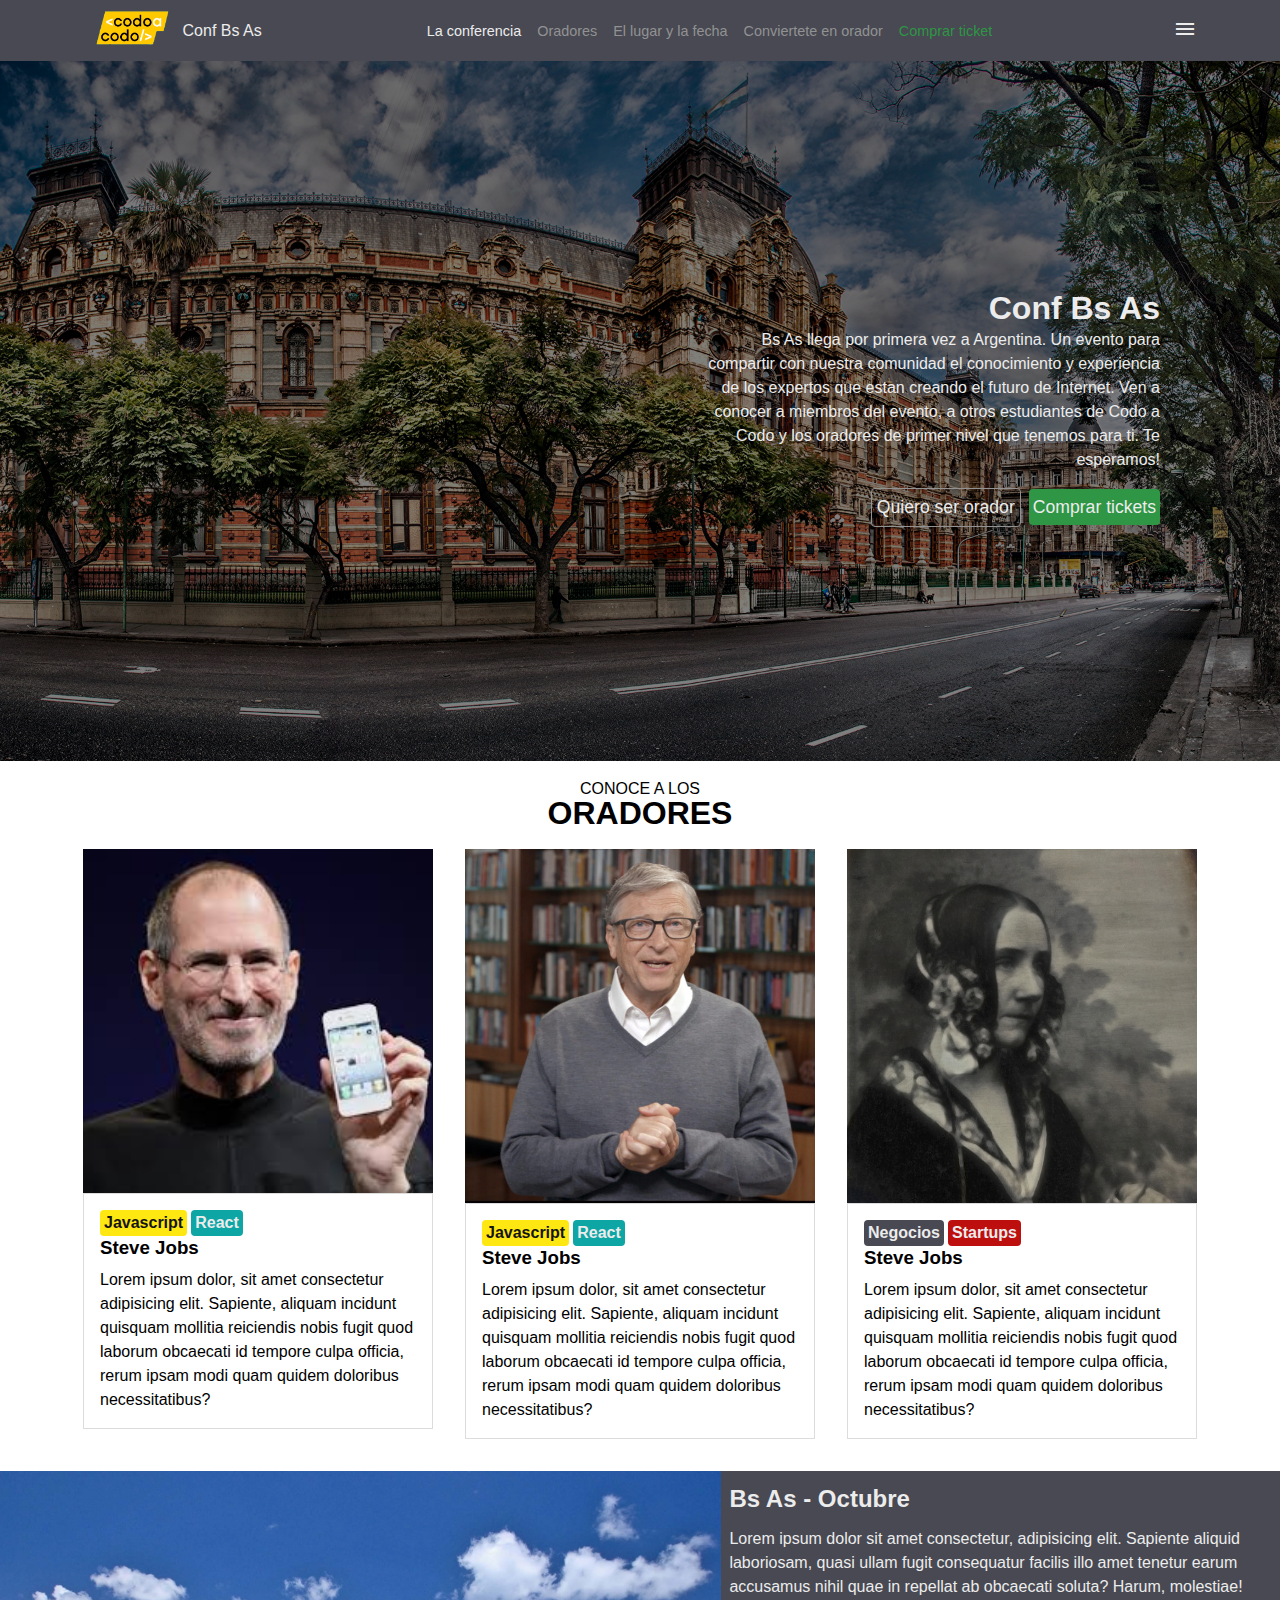
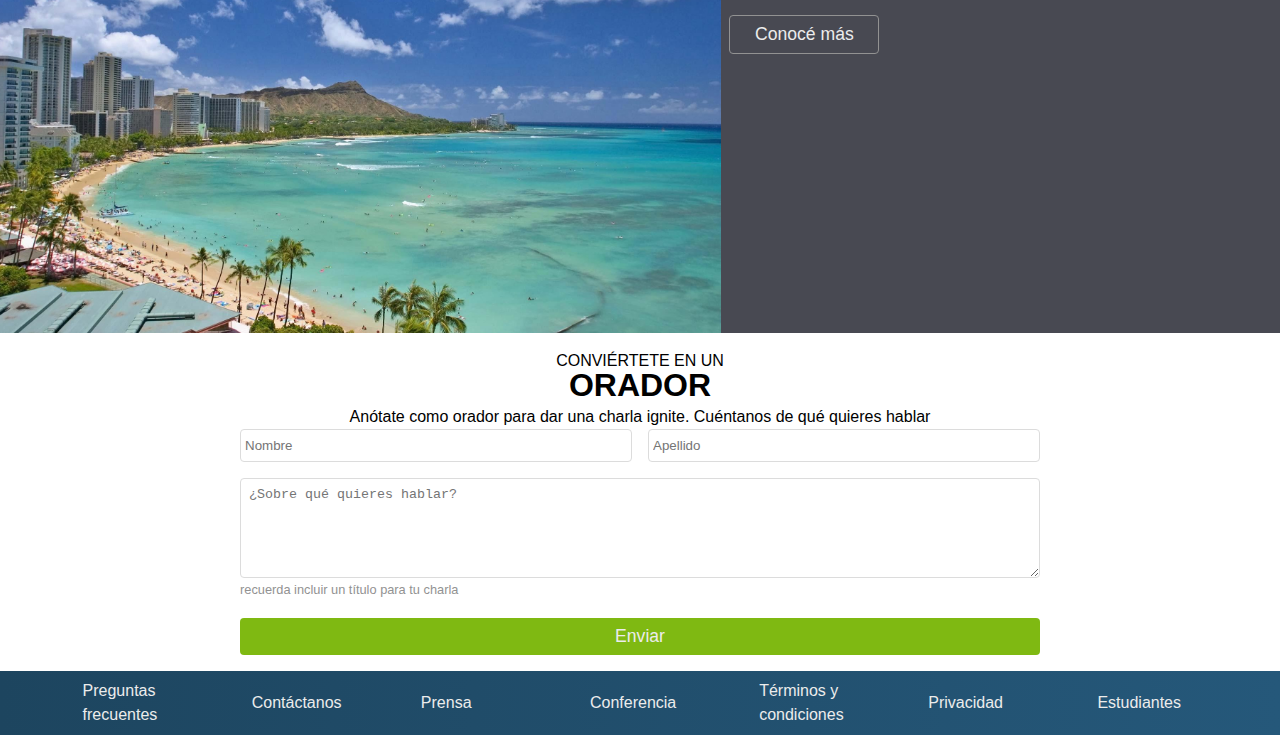
<file: index.html>
<!DOCTYPE html>
<html lang="en">
<head>
    <meta charset="UTF-8">
    <meta http-equiv="X-UA-Compatible" content="IE=edge">
    <meta name="viewport" content="width=device-width, initial-scale=1.0">
    <title>Oradores</title>
    <link rel="stylesheet" href="https://fonts.googleapis.com/css2?family=Material+Symbols+Outlined:opsz,wght,FILL,GRAD@20..48,100..700,0..1,-50..200" />
    <link rel="stylesheet" href="globals.css">
    <link rel="stylesheet" href="styles.css">
</head>
<body>
    <nav class="nav">
        <div class="logoTitle">
            <div class="logo">
                <img src="./assets/codoacodo.png" alt="logo"/>
            </div>
            <p class="title">Conf Bs As</p>
        </div>
        <div class="links">
            <a href="#banner" class="link active">La conferencia</a>
            <a href="#speakers" class="link">Oradores</a>
            <a href="#place" class="link">El lugar y la fecha</a>
            <a href="#become-speaker" class="link">Conviertete en orador</a>
            <a href="/comprar" class="link txt-green">Comprar ticket</a>
        </div>
        <button>
            <span class="material-symbols-outlined txt-white">
                menu
            </span>
        </button>
    </nav>
    <section class="banner" id="banner">
        <div class="bg">
            <img src="./assets/ba1.jpg"/>
        </div>
        <div class="content">
            <h1 class="txt-white">Conf Bs As</h1>
            <p class="txt-white">Bs As llega por primera vez a Argentina. Un evento para compartir con
                nuestra comunidad el conocimiento y experiencia de los expertos que
                estan creando el futuro de Internet. Ven a conocer a miembros del
                evento, a otros estudiantes de Codo a Codo y los oradores de primer
                nivel que tenemos para ti. Te esperamos!
            </p>
            <div class="btns">
                <button class="btn bordered">Quiero ser orador</button>
                <a href="/comprar" class="btn bg-green txt-white">Comprar tickets</a>
            </div>
        </div>
    </section>
    <section class="speakers" id="speakers">
        <div class="desc">
            <p>CONOCE A LOS </p>
            <h1>ORADORES</h1>
        </div>
        <div class="cards">
            <article class="speaker-card">

                <div class="speaker-img">
                    <img src="./assets/steve.jpg"/>
                </div>
                <section class="card-desc">
                    <div class="tags">
                        <span class="tag bg-yellow">Javascript</span>
                        <span class="tag bg-light-blue">React</span>
                    </div>
                    <h3>Steve Jobs</h3>
                    <p>Lorem ipsum dolor, sit amet consectetur adipisicing elit. Sapiente, aliquam incidunt quisquam mollitia reiciendis nobis fugit quod laborum obcaecati id tempore culpa officia, rerum ipsam modi quam quidem doloribus necessitatibus?</p>
                </section>

            </article>
            <article class="speaker-card">

                <div class="speaker-img">
                    <img src="./assets/bill.jpg"/>
                </div>
                <section class="card-desc">
                    <div class="tags">
                        <span class="tag bg-yellow">Javascript</span>
                        <span class="tag bg-light-blue">React</span>
                    </div>
                    <h3>Steve Jobs</h3>
                    <p>Lorem ipsum dolor, sit amet consectetur adipisicing elit. Sapiente, aliquam incidunt quisquam mollitia reiciendis nobis fugit quod laborum obcaecati id tempore culpa officia, rerum ipsam modi quam quidem doloribus necessitatibus?</p>
                </section>

            </article>
            <article class="speaker-card">

                <div class="speaker-img">
                    <img src="./assets/ada.jpeg"/>
                </div>
                <section class="card-desc">
                    <div class="tags">
                        <span class="tag bg-gray">Negocios</span>
                        <span class="tag bg-red">Startups</span>
                    </div>
                    <h3>Steve Jobs</h3>
                    <p>Lorem ipsum dolor, sit amet consectetur adipisicing elit. Sapiente, aliquam incidunt quisquam mollitia reiciendis nobis fugit quod laborum obcaecati id tempore culpa officia, rerum ipsam modi quam quidem doloribus necessitatibus?</p>
                </section>

            </article>
        </div>
    </section>
    <section class="place" id="place">
        <div class="place-img">
            <img src="./assets/honolulu.jpg"/>
        </div>
        <section class="place-desc bg-gray">
            <h2>Bs As - Octubre</h2>
            <p>Lorem ipsum dolor sit amet consectetur, adipisicing elit. Sapiente aliquid laboriosam, quasi ullam fugit consequatur facilis illo amet tenetur earum accusamus nihil quae in repellat ab obcaecati soluta? Harum, molestiae!</p>
            <button class="btn bordered">Conocé más</button>
        </section>
    </section>
    <section class="become-speaker" id="become-speaker">
        <div class="desc">
            <p>CONVIÉRTETE EN UN</p>
            <h1>ORADOR</h1>
        </div>
        <form class="form">
            <p>Anótate como orador para dar una charla ignite. Cuéntanos de qué quieres hablar</p>
            <div class="row">
                <input class="input form-input" placeholder="Nombre" />
                <input class="input form-input" placeholder="Apellido" />
            </div>
            <textarea class="textarea" placeholder="¿Sobre qué quieres hablar?"></textarea>
            <label class="label">recuerda incluir un título para tu charla</label>
            <button class="btn bg-light-green w-100">Enviar</button>
        </form>
    </section>
    <footer class="footer">
        <a href="#">Preguntas frecuentes</a>
        <a href="#">Contáctanos</a>
        <a href="#">Prensa</a>
        <a href="#">Conferencia</a>
        <a href="#">Términos y condiciones</a>
        <a href="#">Privacidad</a>
        <a href="#">Estudiantes</a>
    </footer>
</body>
</html>
</file>
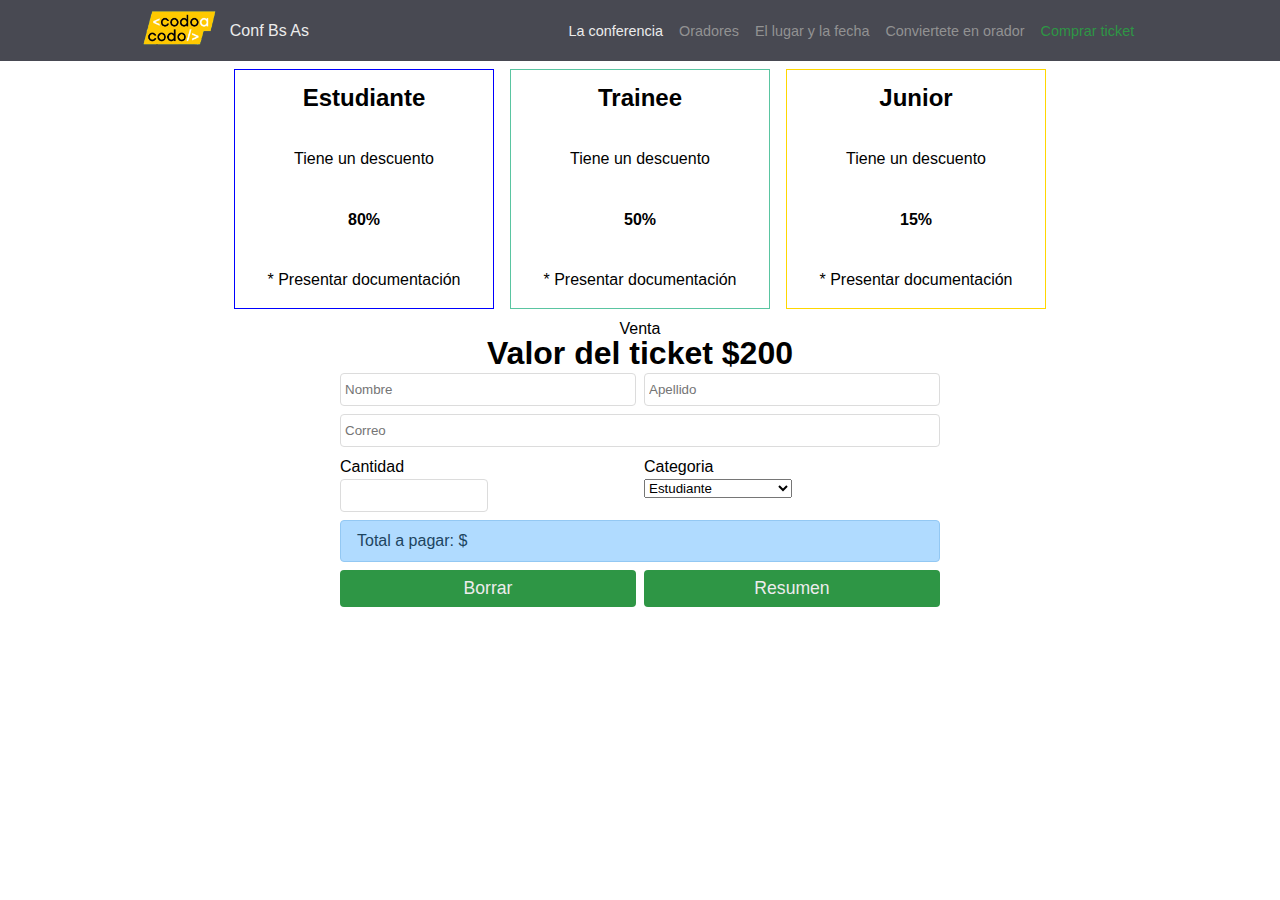
<file: comprar/index.html>
<!DOCTYPE html>
<html lang="en">
<head>
    <meta charset="UTF-8">
    <meta http-equiv="X-UA-Compatible" content="IE=edge">
    <meta name="viewport" content="width=device-width, initial-scale=1.0">
    <title>Comprar tickets</title>
    <link rel="stylesheet" href="../globals.css">
    <link rel="stylesheet" href="styles.css">
</head>
<body>
    <nav class="nav">
        <div class="logoTitle">
            <div class="logo">
                <img src="../assets/codoacodo.png" alt="logo"/>
            </div>
            <p class="title">Conf Bs As</p>
        </div>
        <div class="links">
            <a href="#banner" class="link active">La conferencia</a>
            <a href="#speakers" class="link">Oradores</a>
            <a href="#place" class="link">El lugar y la fecha</a>
            <a href="#become-speaker" class="link">Conviertete en orador</a>
            <a href="/comprar" class="link txt-green">Comprar ticket</a>
        </div>
        <!-- <button>
            <span class="material-symbols-outlined txt-white">
                menu
            </span>
        </button> -->
    </nav>
    <section class="select-discount">
        <div class="discount-card blue">
            <h2>Estudiante</h2>
            <p>Tiene un descuento</p>
            <p class="bold">80%</p>
            <p>* Presentar documentación</p>
        </div>
        <div class="discount-card green">
            <h2>Trainee</h2>
            <p>Tiene un descuento</p>
            <p class="bold">50%</p>
            <p>* Presentar documentación</p>
        </div>
        <div class="discount-card yellow">
            <h2>Junior</h2>
            <p>Tiene un descuento</p>
            <p class="bold">15%</p>
            <p>* Presentar documentación</p>
        </div>
    </section>
    <section class="sell-ticket">
        <p>Venta</p>
        <h1 class="mb">Valor del ticket $200</h1>
        <form class="form" id="formulario">
            <div class="row">
                <input class="input" placeholder="Nombre"/>
                <input class="input" placeholder="Apellido"/>
            </div>
            <input class="input" placeholder="Correo"/>
            <div class="row">
                <div class="column">
                    <label>Cantidad</label>
                    <input class="input" type="number" min="1" id="cantidad" />
                </div>
                <div class="column">
                    <label>Categoria</label>
                    <select name="categoria" id="categoria">
                        <option value="estudiante">Estudiante</option>
                        <option value="trainee">Trainee</option>
                        <option value="junior">Junior</option>
                    </select>
                </div>

            </div>
            <div class="total-payment">
                <p id="total">Total a pagar: $</p>
            </div>
            
            <div class="row">
                <button class="btn bg-green txt-white w-100" id="borrar">Borrar</button>
                <button class="btn bg-green txt-white w-100" id="resumen">Resumen</button>
            </div>
        </form>
    </section>
    <script src="./scripts.js"></script>
</body>
</html>
</file>
<file: globals.css>
* {
  padding: 0;
  margin: 0;
  box-sizing: border-box;
}

.txt-white {
  color: var(--white);
}

.btn {
  width: 150px;
  border-radius: 4px;
  font-size: 1.1rem;
  padding: 8px 4px;
  cursor: pointer;
}
.bold {
  font-weight: bold;
}

.w-100 {
  width: 100%;
}
.mb {
  margin-bottom: 8px;
}

.tag {
  display: inline-block;
  border-radius: 4px;
  font-family: Verdana, Geneva, Tahoma, sans-serif;
  font-weight: bold;
  padding: 4px;
}
.label {
  font-size: 0.8rem;
  color: var(--light-gray);
}

.bg-yellow {
  color: var(--black);
  background-color: var(--yellow);
}
.bg-light-blue {
  background-color: var(--aqua);
  color: var(--white);
}
.bg-green {
  background-color: var(--green);
  color: var(--white);
}
.bg-gray {
  background-color: var(--gray);
  color: var(--white);
}
.bg-red {
  background-color: var(--red);
  color: var(--white);
}
.bg-light-green {
  background-color: var(--light-green);
  color: var(--white);
}
.btn.bordered {
  border: 1px solid var(--light-gray);
  color: var(--white);
}
.input,
.textarea {
  padding: 8px 4px;
  border: 1px solid gainsboro;
  border-radius: 4px;
}
.textarea {
  width: 100%;
  height: 100px;
  resize: vertical;
  padding: 8px;
}
.row {
  width: 100%;
  display: flex;
}
.column {
  width: 100%;
  display: flex;
  flex-direction: column;
}
:root {
  --white: rgb(236, 236, 236);
  --light-gray: rgb(146, 146, 146);
  --gray: rgb(72, 73, 82);
  --green: rgb(46, 150, 69);
  --black: rgb(20, 20, 20);
  --yellow: rgb(255, 231, 17);
  --aqua: rgb(14, 165, 165);
  --red: rgb(190, 15, 15);
  --light-green: rgb(127, 185, 18);
  --blue: rgb(29, 69, 95);
  --light-blue: rgb(176, 219, 255);
  --light-blue-dark: rgb(147, 200, 243);
}
h1,
h2,
h3,
p,
label,
a {
  font-family: Verdana, Geneva, Tahoma, sans-serif;
  line-height: 24px;
}

input,
textarea {
  border: none;
}

input:focus,
textarea:focus {
  outline: none;
}

a,
a:visited,
a:active,
a:link {
  text-decoration: none;
}
button {
  background: none;
  border: none;
}

button:focus {
  outline: none;
}

img {
  width: 100%;
  height: 100%;
  object-fit: cover;
}

.nav {
  display: flex;
  background-color: var(--gray);
  color: var(--white);
  justify-content: space-around;
}
.logoTitle {
  display: flex;
  align-items: center;
}
.logo {
  width: 100px;
}

.links {
  display: flex;
  align-items: center;
}

.nav .link {
  font-size: 0.9rem;
  color: var(--light-gray);
  margin-right: 16px;
}

.link.active {
  color: var(--white);
}

.link.txt-green {
  color: var(--green);
}
</file>
<file: styles.css>
.banner {
  position: relative;
  display: flex;
  justify-content: flex-end;
  width: 100%;
  height: 700px;
}

.bg {
  position: absolute;
  top: 0;
  left: 0;
  width: 100%;
  height: 100%;
  filter: brightness(50%);
}

.content {
  width: 460px;
  position: relative;
  align-self: center;
  z-index: 10;
  text-align: end;
  right: 120px;
}
.content h1 {
  margin-bottom: 8px;
}
.btns {
  margin-top: 16px;
}

.btns > :first-child {
  margin-right: 4px;
}

.speakers {
  display: flex;
  flex-direction: column;
  align-items: center;
  padding: 16px;
}

.desc {
  display: flex;
  flex-direction: column;
  align-items: center;
  margin-bottom: 8px;
}

.cards {
  display: flex;
}

.speaker-card {
  display: flex;
  flex-direction: column;
  width: 350px;
  margin: 16px;
}

.card-desc {
  padding: 16px;
  border: 1px solid gainsboro;
}
.card-desc h3 {
  margin-bottom: 8px;
}

.place {
  display: flex;
}

.place-desc {
  padding: 16px 8px;
}

.place-desc p {
  margin: 16px 0;
}

.become-speaker {
  display: flex;
  flex-direction: column;
  align-items: center;
  padding: 16px;
}

.form {
  display: flex;
  flex-direction: column;
  width: 800px;
}
.form p {
  align-self: center;
}
.form-input {
  width: 50%;
}
.form .textarea {
  margin-top: 16px;
}
.form .form-input:first-child {
  margin-right: 16px;
}
.form label {
  align-self: flex-start;
}

.form button {
  margin-top: 16px;
}

.footer {
  background: linear-gradient(to right, var(--blue), rgb(37, 88, 122));
  display: flex;
  justify-content: space-around;
  align-items: center;
  padding: 8px 48px;
}

.footer a {
  color: var(--white);
  width: 100px;
}

@media screen and (max-width: 900px) {
  .cards {
    flex-direction: column;
  }
  .form {
    width: 100%;
  }
}
@media screen and (max-width: 600px) {
  html,
  body {
    font-size: 12px;
  }
  .links {
    display: none;
  }
  .content {
    width: 100%;
    position: relative;
    align-self: center;
    z-index: 10;
    text-align: center;
    right: auto;
    padding: 16px;
  }
  .speaker-card {
    width: 100%;
    margin: 0;
  }
  .place {
    flex-direction: column;
  }

  .footer {
    flex-direction: column;
    justify-content: center;
    height: 250px;
    padding: 16px;
    flex-wrap: wrap;
  }

  .footer > * {
    margin-bottom: 16px;
  }
}
</file>
<file: comprar/styles.css>
.select-discount {
  display: flex;
  justify-content: center;
}

.discount-card {
  border: 1px solid black;
  padding: 16px;
  width: 260px;
  height: 240px;
  display: flex;
  flex-direction: column;
  justify-content: space-between;
  align-items: center;
  margin: 8px;
}

.discount-card.blue {
  border: 1px solid blue;
}
.discount-card.green {
  border: 1px solid rgb(90, 197, 161);
}

.discount-card.yellow {
  border: 1px solid gold;
}

.form {
  display: flex;
  flex-direction: column;
  width: 600px;
}
.form > * {
  margin-bottom: 8px;
}
.form .row * {
  width: 50%;
}
.form .row *:first-child {
  margin-right: 8px;
}
.sell-ticket {
  display: flex;
  flex-direction: column;
  align-items: center;
}
.total-payment {
  border-radius: 4px;
  padding: 8px 16px;
  background-color: var(--light-blue);
  border: 1px solid var(--light-blue-dark);
  color: var(--blue);
}
</file>
